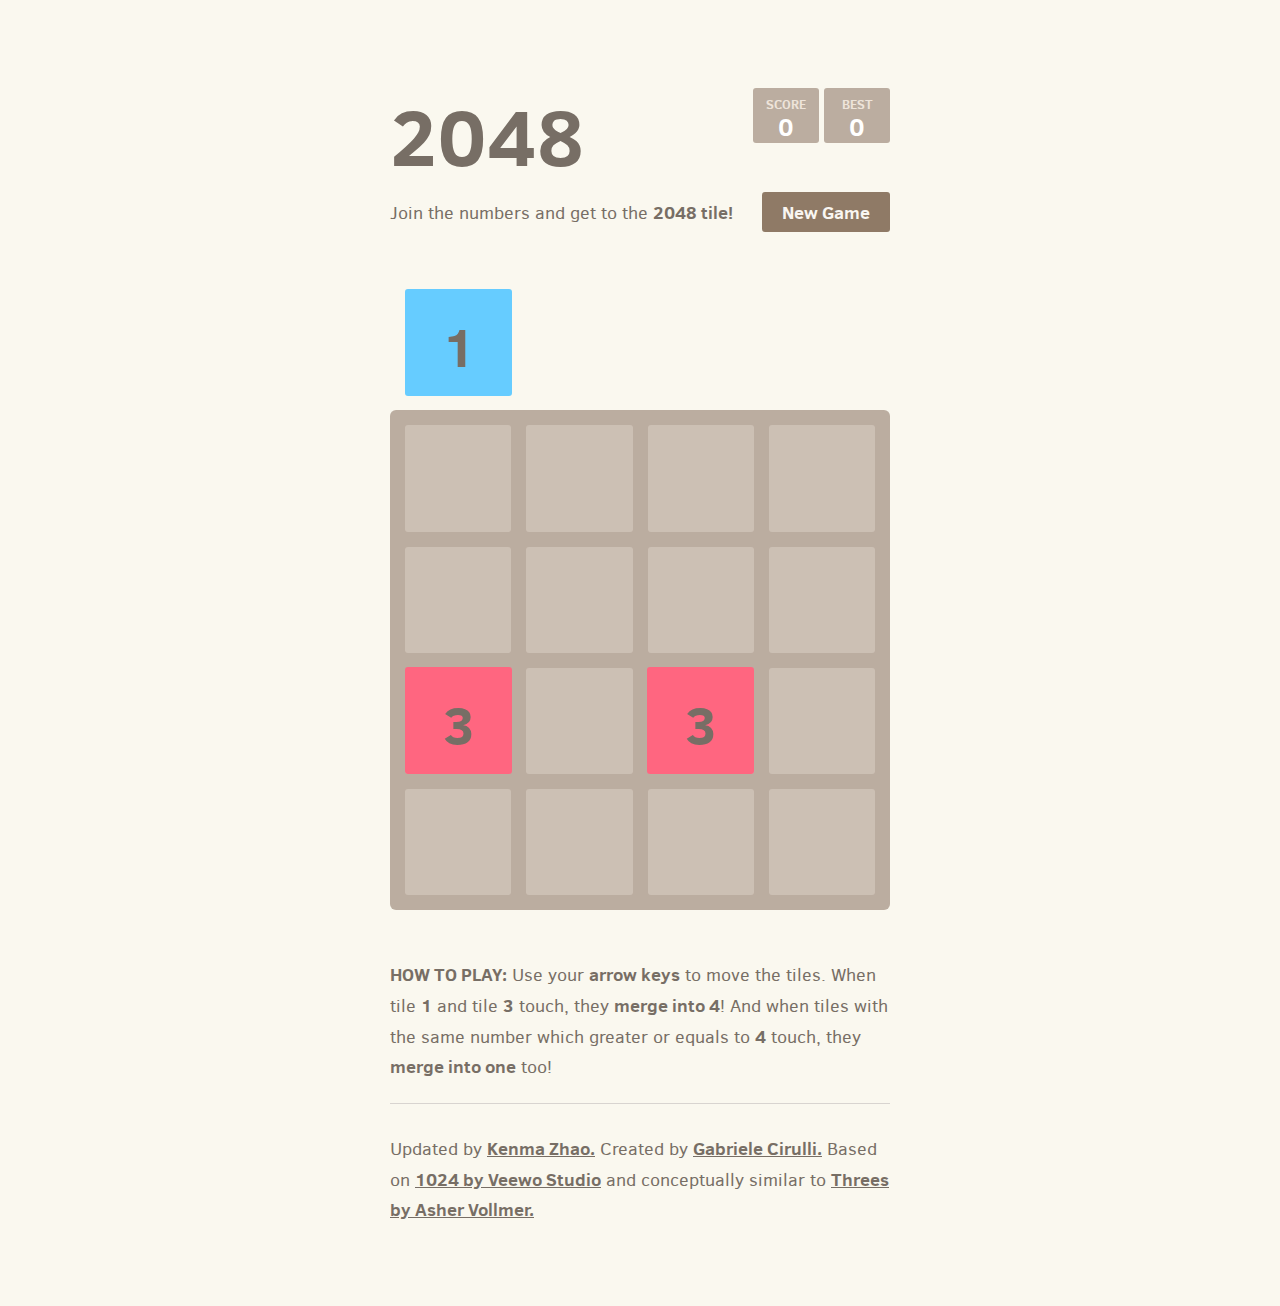
<file: 2048+/index.html>
<!DOCTYPE html>
<html>
<head>
  <meta charset="utf-8">
  <title>2048</title>

  <link href="style/main.css" rel="stylesheet" type="text/css">
  <link rel="shortcut icon" href="favicon.ico">
  <link rel="apple-touch-icon" href="meta/apple-touch-icon.png">
  <meta name="apple-mobile-web-app-capable" content="yes">

  <meta name="HandheldFriendly" content="True">
  <meta name="MobileOptimized" content="320">
  <meta name="viewport" content="width=device-width, target-densitydpi=160dpi, initial-scale=1.0, maximum-scale=1, user-scalable=no, minimal-ui">
</head>
<body>
  <div class="container">
    <div class="heading">
      <h1 class="title">2048</h1>
      <div class="scores-container">
        <div class="score-container">0</div>
        <div class="best-container">0</div>
      </div>
    </div>

    <div class="above-game">
      <p class="game-intro">Join the numbers and get to the <strong>2048 tile!</strong></p>
      <a class="restart-button">New Game</a>
    </div>
    <div class="prediction">
      <div class = "predictor"></div>
    </div>
    <div class="game-container">
      <div class="game-message">
        <p></p>
        <div class="lower">
	        <a class="keep-playing-button">Keep going</a>
          <a class="retry-button">Try again</a>
        </div>
      </div>

      <div class="grid-container">
        <div class="grid-row">
          <div class="grid-cell"></div>
          <div class="grid-cell"></div>
          <div class="grid-cell"></div>
          <div class="grid-cell"></div>
        </div>
        <div class="grid-row">
          <div class="grid-cell"></div>
          <div class="grid-cell"></div>
          <div class="grid-cell"></div>
          <div class="grid-cell"></div>
        </div>
        <div class="grid-row">
          <div class="grid-cell"></div>
          <div class="grid-cell"></div>
          <div class="grid-cell"></div>
          <div class="grid-cell"></div>
        </div>
        <div class="grid-row">
          <div class="grid-cell"></div>
          <div class="grid-cell"></div>
          <div class="grid-cell"></div>
          <div class="grid-cell"></div>
        </div>
      </div>

      <div class="tile-container">

      </div>
    </div>

    <p class="game-explanation">
      <strong class="important">How to play:</strong> Use your <strong>arrow keys</strong> to move the tiles. When tile <strong>1</strong> and tile <strong>3</strong> touch, they <strong>merge into 4</strong>! And when tiles with the same number which greater or equals to <strong>4</strong> touch, they <strong>merge into one</strong> too!
    </p>
    <hr>
 <!--   <p>
    <strong class="important">Note:</strong> This site is the official version of 2048. You can play it on your phone via <a href="http://git.io/2048">http://git.io/2048.</a> All other apps or sites are derivatives or fakes, and should be used with caution.
    </p> 
    <hr>  -->
    <p>
    Updated by <a href="https://github.com/kenmazhao/2048" target="_blank">Kenma Zhao.</a> Created by <a href="http://gabrielecirulli.com" target="_blank">Gabriele Cirulli.</a> Based on <a href="https://itunes.apple.com/us/app/1024!/id823499224" target="_blank">1024 by Veewo Studio</a> and conceptually similar to <a href="http://asherv.com/threes/" target="_blank">Threes by Asher Vollmer.</a>
    </p>
  </div>

  <script src="js/bind_polyfill.js"></script>
  <script src="js/classlist_polyfill.js"></script>
  <script src="js/animframe_polyfill.js"></script>
  <script src="js/keyboard_input_manager.js"></script>
  <script src="js/html_actuator.js"></script>
  <script src="js/grid.js"></script>
  <script src="js/tile.js"></script>
  <script src="js/local_storage_manager.js"></script>
  <script src="js/game_manager.js"></script>
  <script src="js/application.js"></script>
</body>
</html>
</file>
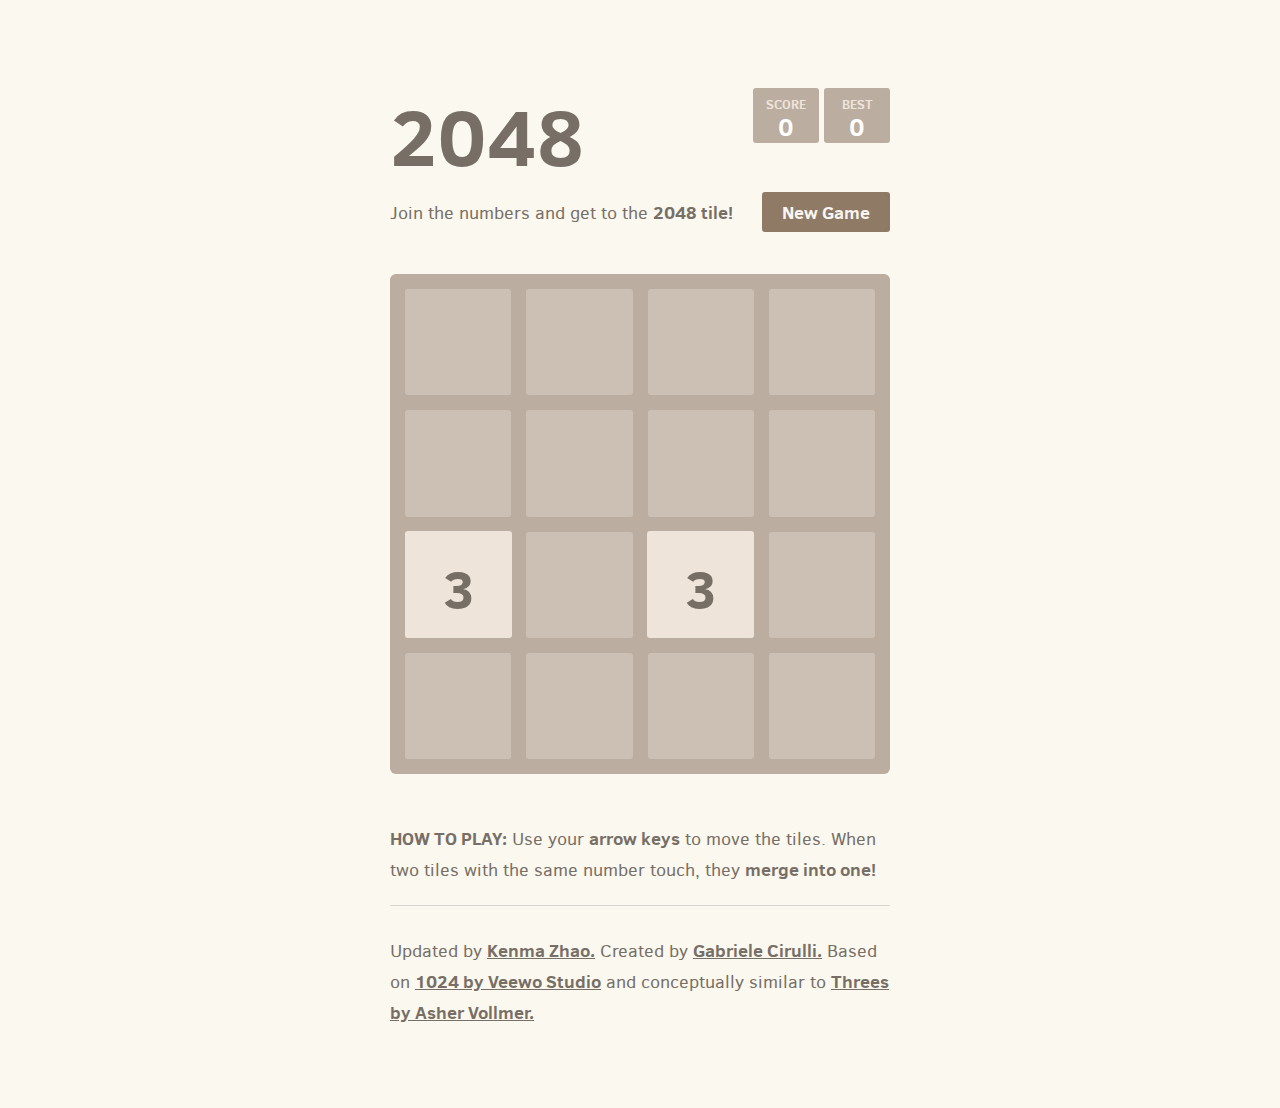
<file: 2048/index.html>
<!DOCTYPE html>
<html>
<head>
  <meta charset="utf-8">
  <title>2048</title>

  <link href="style/main.css" rel="stylesheet" type="text/css">
  <link rel="shortcut icon" href="favicon.ico">
  <link rel="apple-touch-icon" href="meta/apple-touch-icon.png">
  <meta name="apple-mobile-web-app-capable" content="yes">

  <meta name="HandheldFriendly" content="True">
  <meta name="MobileOptimized" content="320">
  <meta name="viewport" content="width=device-width, target-densitydpi=160dpi, initial-scale=1.0, maximum-scale=1, user-scalable=no, minimal-ui">
</head>
<body>
  <div class="container">
    <div class="heading">
      <h1 class="title">2048</h1>
      <div class="scores-container">
        <div class="score-container">0</div>
        <div class="best-container">0</div>
      </div>
    </div>

    <div class="above-game">
      <p class="game-intro">Join the numbers and get to the <strong>2048 tile!</strong></p>
      <a class="restart-button">New Game</a>
    </div>

    <div class="game-container">
      <div class="game-message">
        <p></p>
        <div class="lower">
	        <a class="keep-playing-button">Keep going</a>
          <a class="retry-button">Try again</a>
        </div>
      </div>

      <div class="grid-container">
        <div class="grid-row">
          <div class="grid-cell"></div>
          <div class="grid-cell"></div>
          <div class="grid-cell"></div>
          <div class="grid-cell"></div>
        </div>
        <div class="grid-row">
          <div class="grid-cell"></div>
          <div class="grid-cell"></div>
          <div class="grid-cell"></div>
          <div class="grid-cell"></div>
        </div>
        <div class="grid-row">
          <div class="grid-cell"></div>
          <div class="grid-cell"></div>
          <div class="grid-cell"></div>
          <div class="grid-cell"></div>
        </div>
        <div class="grid-row">
          <div class="grid-cell"></div>
          <div class="grid-cell"></div>
          <div class="grid-cell"></div>
          <div class="grid-cell"></div>
        </div>
      </div>

      <div class="tile-container">

      </div>
    </div>

    <p class="game-explanation">
      <strong class="important">How to play:</strong> Use your <strong>arrow keys</strong> to move the tiles. When two tiles with the same number touch, they <strong>merge into one!</strong>
    </p>
<!--    <hr>
    <p>
    <strong class="important">Note:</strong> This site is the official version of 2048. You can play it on your phone via <a href="http://git.io/2048">http://git.io/2048.</a> All other apps or sites are derivatives or fakes, and should be used with caution.
    </p> -->
    <hr>
    <p>
    Updated by <a href="https://github.com/kenmazhao/2048" target="_blank"> Kenma Zhao.</a> Created by <a href="http://gabrielecirulli.com" target="_blank">Gabriele Cirulli.</a> Based on <a href="https://itunes.apple.com/us/app/1024!/id823499224" target="_blank">1024 by Veewo Studio</a> and conceptually similar to <a href="http://asherv.com/threes/" target="_blank">Threes by Asher Vollmer.</a>
    </p> 
  </div>

  <script src="js/bind_polyfill.js"></script>
  <script src="js/classlist_polyfill.js"></script>
  <script src="js/animframe_polyfill.js"></script>
  <script src="js/keyboard_input_manager.js"></script>
  <script src="js/html_actuator.js"></script>
  <script src="js/grid.js"></script>
  <script src="js/tile.js"></script>
  <script src="js/local_storage_manager.js"></script>
  <script src="js/game_manager.js"></script>
  <script src="js/application.js"></script>
</body>
</html>
</file>
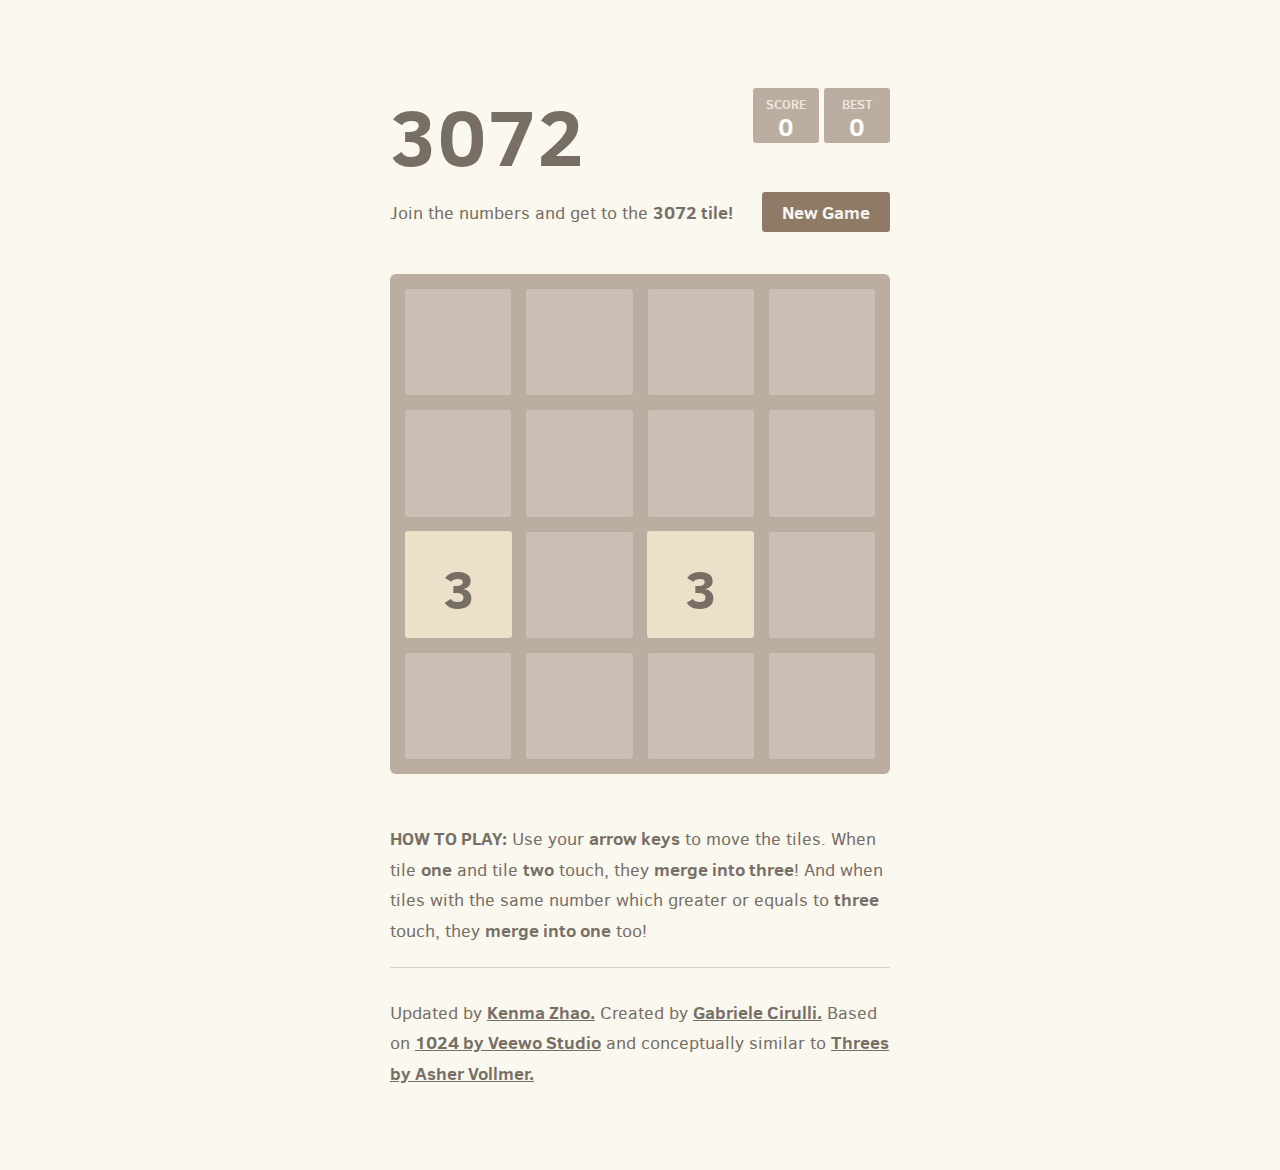
<file: 3072/index.html>
<!DOCTYPE html>
<html>
<head>
  <meta charset="utf-8">
  <title>3072</title>

  <link href="style/main.css" rel="stylesheet" type="text/css">
  <link rel="shortcut icon" href="favicon.ico">
  <link rel="apple-touch-icon" href="meta/apple-touch-icon.png">
  <meta name="apple-mobile-web-app-capable" content="yes">

  <meta name="HandheldFriendly" content="True">
  <meta name="MobileOptimized" content="320">
  <meta name="viewport" content="width=device-width, target-densitydpi=160dpi, initial-scale=1.0, maximum-scale=1, user-scalable=no, minimal-ui">
</head>
<body>
  <div class="container">
    <div class="heading">
      <h1 class="title">3072</h1>
      <div class="scores-container">
        <div class="score-container">0</div>
        <div class="best-container">0</div>
      </div>
    </div>

    <div class="above-game">
      <p class="game-intro">Join the numbers and get to the <strong>3072 tile!</strong></p>
      <a class="restart-button">New Game</a>
    </div>

    <div class="game-container">
      <div class="game-message">
        <p></p>
        <div class="lower">
	        <a class="keep-playing-button">Keep going</a>
          <a class="retry-button">Try again</a>
        </div>
      </div>

      <div class="grid-container">
        <div class="grid-row">
          <div class="grid-cell"></div>
          <div class="grid-cell"></div>
          <div class="grid-cell"></div>
          <div class="grid-cell"></div>
        </div>
        <div class="grid-row">
          <div class="grid-cell"></div>
          <div class="grid-cell"></div>
          <div class="grid-cell"></div>
          <div class="grid-cell"></div>
        </div>
        <div class="grid-row">
          <div class="grid-cell"></div>
          <div class="grid-cell"></div>
          <div class="grid-cell"></div>
          <div class="grid-cell"></div>
        </div>
        <div class="grid-row">
          <div class="grid-cell"></div>
          <div class="grid-cell"></div>
          <div class="grid-cell"></div>
          <div class="grid-cell"></div>
        </div>
      </div>

      <div class="tile-container">

      </div>
    </div>

    <p class="game-explanation">
      <strong class="important">How to play:</strong> Use your <strong>arrow keys</strong> to move the tiles. When tile <strong>one</strong> and tile <strong>two</strong> touch, they <strong>merge into three</strong>! And when tiles with the same number which greater or equals to <strong>three</strong> touch, they <strong>merge into one</strong> too!
    </p>
    <hr>
 <!--   <p>
    <strong class="important">Note:</strong> This site is the official version of 2048. You can play it on your phone via <a href="http://git.io/2048">http://git.io/2048.</a> All other apps or sites are derivatives or fakes, and should be used with caution.
    </p> 
    <hr>  -->
    <p>
    Updated by <a href="https://github.com/kenmazhao/2048" target="_blank">Kenma Zhao.</a> Created by <a href="http://gabrielecirulli.com" target="_blank">Gabriele Cirulli.</a> Based on <a href="https://itunes.apple.com/us/app/1024!/id823499224" target="_blank">1024 by Veewo Studio</a> and conceptually similar to <a href="http://asherv.com/threes/" target="_blank">Threes by Asher Vollmer.</a>
    </p>
  </div>

  <script src="js/bind_polyfill.js"></script>
  <script src="js/classlist_polyfill.js"></script>
  <script src="js/animframe_polyfill.js"></script>
  <script src="js/keyboard_input_manager.js"></script>
  <script src="js/html_actuator.js"></script>
  <script src="js/grid.js"></script>
  <script src="js/tile.js"></script>
  <script src="js/local_storage_manager.js"></script>
  <script src="js/game_manager.js"></script>
  <script src="js/application.js"></script>
</body>
</html>
</file>
<file: 2048+/style/main.css>
@import url(fonts/clear-sans.css);
html, body {
  margin: 0;
  padding: 0;
  background: #faf8ef;
  color: #776e65;
  font-family: "Clear Sans", "Helvetica Neue", Arial, sans-serif;
  font-size: 18px; }

body {
  margin: 80px 0; }

.heading:after {
  content: "";
  display: block;
  clear: both; }

h1.title {
  font-size: 80px;
  font-weight: bold;
  margin: 0;
  display: block;
  float: left; }

@-webkit-keyframes move-up {
  0% {
    top: 25px;
    opacity: 1; }

  100% {
    top: -50px;
    opacity: 0; } }
@-moz-keyframes move-up {
  0% {
    top: 25px;
    opacity: 1; }

  100% {
    top: -50px;
    opacity: 0; } }
@keyframes move-up {
  0% {
    top: 25px;
    opacity: 1; }

  100% {
    top: -50px;
    opacity: 0; } }
.scores-container {
  float: right;
  text-align: right; }

.score-container, .best-container {
  position: relative;
  display: inline-block;
  background: #bbada0;
  padding: 15px 25px;
  font-size: 25px;
  height: 25px;
  line-height: 47px;
  font-weight: bold;
  border-radius: 3px;
  color: white;
  margin-top: 8px;
  text-align: center; }
  .score-container:after, .best-container:after {
    position: absolute;
    width: 100%;
    top: 10px;
    left: 0;
    text-transform: uppercase;
    font-size: 13px;
    line-height: 13px;
    text-align: center;
    color: #eee4da; }
  .score-container .score-addition, .best-container .score-addition {
    position: absolute;
    right: 30px;
    color: red;
    font-size: 25px;
    line-height: 25px;
    font-weight: bold;
    color: rgba(119, 110, 101, 0.9);
    z-index: 100;
    -webkit-animation: move-up 600ms ease-in;
    -moz-animation: move-up 600ms ease-in;
    animation: move-up 600ms ease-in;
    -webkit-animation-fill-mode: both;
    -moz-animation-fill-mode: both;
    animation-fill-mode: both; }

.score-container:after {
  content: "Score"; }

.best-container:after {
  content: "Best"; }

p {
  margin-top: 0;
  margin-bottom: 10px;
  line-height: 1.65; }

a {
  color: #776e65;
  font-weight: bold;
  text-decoration: underline;
  cursor: pointer; }

strong.important {
  text-transform: uppercase; }

hr {
  border: none;
  border-bottom: 1px solid #d8d4d0;
  margin-top: 20px;
  margin-bottom: 30px; }

.container {
  width: 500px;
  margin: 0 auto; }

.prediction {
  margin-top: 40px; 
  position: relative;
  padding: 15px;}

.predictor {
  width: 106.25px;
  height: 106.25px;
  border-radius: 3px;
  background: rgba(238, 228, 218, 0.35); 
  margin: 0, auto;
  display: block;}

.prediction:after {
 content: "";
 display: block;
 clear: both; }

@-webkit-keyframes fade-in {
  0% {
    opacity: 0; }

  100% {
    opacity: 1; } }
@-moz-keyframes fade-in {
  0% {
    opacity: 0; }

  100% {
    opacity: 1; } }
@keyframes fade-in {
  0% {
    opacity: 0; }

  100% {
    opacity: 1; } }
.game-container {
  position: relative;
  padding: 15px;
  cursor: default;
  -webkit-touch-callout: none;
  -ms-touch-callout: none;
  -webkit-user-select: none;
  -moz-user-select: none;
  -ms-user-select: none;
  -ms-touch-action: none;
  touch-action: none;
  background: #bbada0;
  border-radius: 6px;
  width: 500px;
  height: 500px;
  -webkit-box-sizing: border-box;
  -moz-box-sizing: border-box;
  box-sizing: border-box; }
  .game-container .game-message {
    display: none;
    position: absolute;
    top: 0;
    right: 0;
    bottom: 0;
    left: 0;
    background: rgba(238, 228, 218, 0.5);
    z-index: 100;
    text-align: center;
    -webkit-animation: fade-in 800ms ease 1200ms;
    -moz-animation: fade-in 800ms ease 1200ms;
    animation: fade-in 800ms ease 1200ms;
    -webkit-animation-fill-mode: both;
    -moz-animation-fill-mode: both;
    animation-fill-mode: both; }
    .game-container .game-message p {
      font-size: 60px;
      font-weight: bold;
      height: 60px;
      line-height: 60px;
      margin-top: 222px; }
    .game-container .game-message .lower {
      display: block;
      margin-top: 59px; }
    .game-container .game-message a {
      display: inline-block;
      background: #8f7a66;
      border-radius: 3px;
      padding: 0 20px;
      text-decoration: none;
      color: #f9f6f2;
      height: 40px;
      line-height: 42px;
      margin-left: 9px; }
      .game-container .game-message a.keep-playing-button {
        display: none; }
    .game-container .game-message.game-won {
      background: rgba(237, 194, 46, 0.5);
      color: #f9f6f2; }
      .game-container .game-message.game-won a.keep-playing-button {
        display: inline-block; }
    .game-container .game-message.game-won, .game-container .game-message.game-over {
      display: block; }

.grid-container {
  position: absolute;
  z-index: 1; }

.grid-row {
  margin-bottom: 15px; }
  .grid-row:last-child {
    margin-bottom: 0; }
  .grid-row:after {
    content: "";
    display: block;
    clear: both; }

.grid-cell {
  width: 106.25px;
  height: 106.25px;
  margin-right: 15px;
  float: left;
  border-radius: 3px;
  background: rgba(238, 228, 218, 0.35); }
  .grid-cell:last-child {
    margin-right: 0; }

.tile-container {
  position: absolute;
  z-index: 2; }

.tile, .tile .tile-inner {
  width: 107px;
  height: 107px;
  line-height: 116.25px; }
.tile.tile-position-1-1 {
  -webkit-transform: translate(0px, 0px);
  -moz-transform: translate(0px, 0px);
  transform: translate(0px, 0px); }
.tile.tile-position-1-2 {
  -webkit-transform: translate(0px, 121px);
  -moz-transform: translate(0px, 121px);
  transform: translate(0px, 121px); }
.tile.tile-position-1-3 {
  -webkit-transform: translate(0px, 242px);
  -moz-transform: translate(0px, 242px);
  transform: translate(0px, 242px); }
.tile.tile-position-1-4 {
  -webkit-transform: translate(0px, 363px);
  -moz-transform: translate(0px, 363px);
  transform: translate(0px, 363px); }
.tile.tile-position-2-1 {
  -webkit-transform: translate(121px, 0px);
  -moz-transform: translate(121px, 0px);
  transform: translate(121px, 0px); }
.tile.tile-position-2-2 {
  -webkit-transform: translate(121px, 121px);
  -moz-transform: translate(121px, 121px);
  transform: translate(121px, 121px); }
.tile.tile-position-2-3 {
  -webkit-transform: translate(121px, 242px);
  -moz-transform: translate(121px, 242px);
  transform: translate(121px, 242px); }
.tile.tile-position-2-4 {
  -webkit-transform: translate(121px, 363px);
  -moz-transform: translate(121px, 363px);
  transform: translate(121px, 363px); }
.tile.tile-position-3-1 {
  -webkit-transform: translate(242px, 0px);
  -moz-transform: translate(242px, 0px);
  transform: translate(242px, 0px); }
.tile.tile-position-3-2 {
  -webkit-transform: translate(242px, 121px);
  -moz-transform: translate(242px, 121px);
  transform: translate(242px, 121px); }
.tile.tile-position-3-3 {
  -webkit-transform: translate(242px, 242px);
  -moz-transform: translate(242px, 242px);
  transform: translate(242px, 242px); }
.tile.tile-position-3-4 {
  -webkit-transform: translate(242px, 363px);
  -moz-transform: translate(242px, 363px);
  transform: translate(242px, 363px); }
.tile.tile-position-4-1 {
  -webkit-transform: translate(363px, 0px);
  -moz-transform: translate(363px, 0px);
  transform: translate(363px, 0px); }
.tile.tile-position-4-2 {
  -webkit-transform: translate(363px, 121px);
  -moz-transform: translate(363px, 121px);
  transform: translate(363px, 121px); }
.tile.tile-position-4-3 {
  -webkit-transform: translate(363px, 242px);
  -moz-transform: translate(363px, 242px);
  transform: translate(363px, 242px); }
.tile.tile-position-4-4 {
  -webkit-transform: translate(363px, 363px);
  -moz-transform: translate(363px, 363px);
  transform: translate(363px, 363px); }

.tile {
  position: absolute;
  -webkit-transition: 100ms ease-in-out;
  -moz-transition: 100ms ease-in-out;
  transition: 100ms ease-in-out;
  -webkit-transition-property: -webkit-transform;
  -moz-transition-property: -moz-transform;
  transition-property: transform; }
  .tile .tile-inner {
    border-radius: 3px;
    background: #eee4da;
    text-align: center;
    font-weight: bold;
    z-index: 10;
    font-size: 55px; }
  .tile.tile-1 .tile-inner {
    background: #66ccff;
    box-shadow: 0 0 30px 10px rgba(243, 215, 116, 0)), inset 0 0 0 1px rgba(255, 255, 255, 0); }
  .tile.tile-3 .tile-inner {
    background: #ff6680;
    box-shadow: 0 0 30px 10px rgba(243, 215, 116, 0), inset 0 0 0 1px rgba(255, 255, 255, 0); }
  .tile.tile-2 .tile-inner {
    background: #eee4da;
    box-shadow: 0 0 30px 10px rgba(243, 215, 116, 0), inset 0 0 0 1px rgba(255, 255, 255, 0); }
  .tile.tile-4 .tile-inner {
    background: #ede0c8;
    box-shadow: 0 0 30px 10px rgba(243, 215, 116, 0), inset 0 0 0 1px rgba(255, 255, 255, 0); }
  .tile.tile-8 .tile-inner {
    color: #f9f6f2;
    background: #f2b179; }
  .tile.tile-16 .tile-inner {
    color: #f9f6f2;
    background: #f59563; }
  .tile.tile-32 .tile-inner {
    color: #f9f6f2;
    background: #f67c5f; }
  .tile.tile-64 .tile-inner {
    color: #f9f6f2;
    background: #f65e3b; }
  .tile.tile-128 .tile-inner {
    color: #f9f6f2;
    background: #edcf72;
    box-shadow: 0 0 30px 10px rgba(243, 215, 116, 0.2381), inset 0 0 0 1px rgba(255, 255, 255, 0.14286);
    font-size: 45px; }
    @media screen and (max-width: 520px) {
      .tile.tile-128 .tile-inner {
        font-size: 25px; } }
  .tile.tile-256 .tile-inner {
    color: #f9f6f2;
    background: #edcc61;
    box-shadow: 0 0 30px 10px rgba(243, 215, 116, 0.31746), inset 0 0 0 1px rgba(255, 255, 255, 0.19048);
    font-size: 45px; }
    @media screen and (max-width: 520px) {
      .tile.tile-256 .tile-inner {
        font-size: 25px; } }
  .tile.tile-512 .tile-inner {
    color: #f9f6f2;
    background: #edc850;
    box-shadow: 0 0 30px 10px rgba(243, 215, 116, 0.39683), inset 0 0 0 1px rgba(255, 255, 255, 0.2381);
    font-size: 45px; }
    @media screen and (max-width: 520px) {
      .tile.tile-512 .tile-inner {
        font-size: 25px; } }
  .tile.tile-1024 .tile-inner {
    color: #f9f6f2;
    background: #edc53f;
    box-shadow: 0 0 30px 10px rgba(243, 215, 116, 0.47619), inset 0 0 0 1px rgba(255, 255, 255, 0.28571);
    font-size: 35px; }
    @media screen and (max-width: 520px) {
      .tile.tile-1024 .tile-inner {
        font-size: 15px; } }
  .tile.tile-2048 .tile-inner {
    color: #f9f6f2;
    background: #edc22e;
    box-shadow: 0 0 30px 10px rgba(243, 215, 116, 0.55556), inset 0 0 0 1px rgba(255, 255, 255, 0.33333);
    font-size: 35px; }
    @media screen and (max-width: 520px) {
      .tile.tile-2048 .tile-inner {
        font-size: 15px; } }
  .tile.tile-super .tile-inner {
    color: #f9f6f2;
    background: #3c3a32;
    font-size: 30px; }
    @media screen and (max-width: 520px) {
      .tile.tile-super .tile-inner {
        font-size: 10px; } }

@-webkit-keyframes appear {
  0% {
    opacity: 0;
    -webkit-transform: scale(0);
    -moz-transform: scale(0);
    transform: scale(0); }

  100% {
    opacity: 1;
    -webkit-transform: scale(1);
    -moz-transform: scale(1);
    transform: scale(1); } }
@-moz-keyframes appear {
  0% {
    opacity: 0;
    -webkit-transform: scale(0);
    -moz-transform: scale(0);
    transform: scale(0); }

  100% {
    opacity: 1;
    -webkit-transform: scale(1);
    -moz-transform: scale(1);
    transform: scale(1); } }
@keyframes appear {
  0% {
    opacity: 0;
    -webkit-transform: scale(0);
    -moz-transform: scale(0);
    transform: scale(0); }

  100% {
    opacity: 1;
    -webkit-transform: scale(1);
    -moz-transform: scale(1);
    transform: scale(1); } }
.tile-new .tile-inner {
  -webkit-animation: appear 200ms ease 100ms;
  -moz-animation: appear 200ms ease 100ms;
  animation: appear 200ms ease 100ms;
  -webkit-animation-fill-mode: backwards;
  -moz-animation-fill-mode: backwards;
  animation-fill-mode: backwards; }

@-webkit-keyframes pop {
  0% {
    -webkit-transform: scale(0);
    -moz-transform: scale(0);
    transform: scale(0); }

  50% {
    -webkit-transform: scale(1.2);
    -moz-transform: scale(1.2);
    transform: scale(1.2); }

  100% {
    -webkit-transform: scale(1);
    -moz-transform: scale(1);
    transform: scale(1); } }
@-moz-keyframes pop {
  0% {
    -webkit-transform: scale(0);
    -moz-transform: scale(0);
    transform: scale(0); }

  50% {
    -webkit-transform: scale(1.2);
    -moz-transform: scale(1.2);
    transform: scale(1.2); }

  100% {
    -webkit-transform: scale(1);
    -moz-transform: scale(1);
    transform: scale(1); } }
@keyframes pop {
  0% {
    -webkit-transform: scale(0);
    -moz-transform: scale(0);
    transform: scale(0); }

  50% {
    -webkit-transform: scale(1.2);
    -moz-transform: scale(1.2);
    transform: scale(1.2); }

  100% {
    -webkit-transform: scale(1);
    -moz-transform: scale(1);
    transform: scale(1); } }
.tile-merged .tile-inner {
  z-index: 20;
  -webkit-animation: pop 200ms ease 100ms;
  -moz-animation: pop 200ms ease 100ms;
  animation: pop 200ms ease 100ms;
  -webkit-animation-fill-mode: backwards;
  -moz-animation-fill-mode: backwards;
  animation-fill-mode: backwards; }

.above-game:after {
  content: "";
  display: block;
  clear: both; }

.game-intro {
  float: left;
  line-height: 42px;
  margin-bottom: 0; }

.restart-button {
  display: inline-block;
  background: #8f7a66;
  border-radius: 3px;
  padding: 0 20px;
  text-decoration: none;
  color: #f9f6f2;
  height: 40px;
  line-height: 42px;
  display: block;
  text-align: center;
  float: right; }

.game-explanation {
  margin-top: 50px; }

@media screen and (max-width: 520px) {
  html, body {
    font-size: 15px; }

  body {
    margin: 20px 0;
    padding: 0 20px; }

  h1.title {
    font-size: 27px;
    margin-top: 15px; }

  .container {
    width: 280px;
    margin: 0 auto; }

  .score-container, .best-container {
    margin-top: 0;
    padding: 15px 10px;
    min-width: 40px; }

  .heading {
    margin-bottom: 10px; }

  .game-intro {
    width: 55%;
    display: block;
    box-sizing: border-box;
    line-height: 1.65; }

  .restart-button {
    width: 42%;
    padding: 0;
    display: block;
    box-sizing: border-box;
    margin-top: 2px; }

  .game-container {
    margin-top: 17px;
    position: relative;
    padding: 10px;
    cursor: default;
    -webkit-touch-callout: none;
    -ms-touch-callout: none;
    -webkit-user-select: none;
    -moz-user-select: none;
    -ms-user-select: none;
    -ms-touch-action: none;
    touch-action: none;
    background: #bbada0;
    border-radius: 6px;
    width: 280px;
    height: 280px;
    -webkit-box-sizing: border-box;
    -moz-box-sizing: border-box;
    box-sizing: border-box; }
    .game-container .game-message {
      display: none;
      position: absolute;
      top: 0;
      right: 0;
      bottom: 0;
      left: 0;
      background: rgba(238, 228, 218, 0.5);
      z-index: 100;
      text-align: center;
      -webkit-animation: fade-in 800ms ease 1200ms;
      -moz-animation: fade-in 800ms ease 1200ms;
      animation: fade-in 800ms ease 1200ms;
      -webkit-animation-fill-mode: both;
      -moz-animation-fill-mode: both;
      animation-fill-mode: both; }
      .game-container .game-message p {
        font-size: 60px;
        font-weight: bold;
        height: 60px;
        line-height: 60px;
        margin-top: 222px; }
      .game-container .game-message .lower {
        display: block;
        margin-top: 59px; }
      .game-container .game-message a {
        display: inline-block;
        background: #8f7a66;
        border-radius: 3px;
        padding: 0 20px;
        text-decoration: none;
        color: #f9f6f2;
        height: 40px;
        line-height: 42px;
        margin-left: 9px; }
        .game-container .game-message a.keep-playing-button {
          display: none; }
      .game-container .game-message.game-won {
        background: rgba(237, 194, 46, 0.5);
        color: #f9f6f2; }
        .game-container .game-message.game-won a.keep-playing-button {
          display: inline-block; }
      .game-container .game-message.game-won, .game-container .game-message.game-over {
        display: block; }

  .grid-container {
    position: absolute;
    z-index: 1; }

  .grid-row {
    margin-bottom: 10px; }
    .grid-row:last-child {
      margin-bottom: 0; }
    .grid-row:after {
      content: "";
      display: block;
      clear: both; }

  .grid-cell {
    width: 57.5px;
    height: 57.5px;
    margin-right: 10px;
    float: left;
    border-radius: 3px;
    background: rgba(238, 228, 218, 0.35); }
    .grid-cell:last-child {
      margin-right: 0; }

  .tile-container {
    position: absolute;
    z-index: 2; }

  .tile, .tile .tile-inner {
    width: 58px;
    height: 58px;
    line-height: 67.5px; }
  .tile.tile-position-1-1 {
    -webkit-transform: translate(0px, 0px);
    -moz-transform: translate(0px, 0px);
    transform: translate(0px, 0px); }
  .tile.tile-position-1-2 {
    -webkit-transform: translate(0px, 67px);
    -moz-transform: translate(0px, 67px);
    transform: translate(0px, 67px); }
  .tile.tile-position-1-3 {
    -webkit-transform: translate(0px, 135px);
    -moz-transform: translate(0px, 135px);
    transform: translate(0px, 135px); }
  .tile.tile-position-1-4 {
    -webkit-transform: translate(0px, 202px);
    -moz-transform: translate(0px, 202px);
    transform: translate(0px, 202px); }
  .tile.tile-position-2-1 {
    -webkit-transform: translate(67px, 0px);
    -moz-transform: translate(67px, 0px);
    transform: translate(67px, 0px); }
  .tile.tile-position-2-2 {
    -webkit-transform: translate(67px, 67px);
    -moz-transform: translate(67px, 67px);
    transform: translate(67px, 67px); }
  .tile.tile-position-2-3 {
    -webkit-transform: translate(67px, 135px);
    -moz-transform: translate(67px, 135px);
    transform: translate(67px, 135px); }
  .tile.tile-position-2-4 {
    -webkit-transform: translate(67px, 202px);
    -moz-transform: translate(67px, 202px);
    transform: translate(67px, 202px); }
  .tile.tile-position-3-1 {
    -webkit-transform: translate(135px, 0px);
    -moz-transform: translate(135px, 0px);
    transform: translate(135px, 0px); }
  .tile.tile-position-3-2 {
    -webkit-transform: translate(135px, 67px);
    -moz-transform: translate(135px, 67px);
    transform: translate(135px, 67px); }
  .tile.tile-position-3-3 {
    -webkit-transform: translate(135px, 135px);
    -moz-transform: translate(135px, 135px);
    transform: translate(135px, 135px); }
  .tile.tile-position-3-4 {
    -webkit-transform: translate(135px, 202px);
    -moz-transform: translate(135px, 202px);
    transform: translate(135px, 202px); }
  .tile.tile-position-4-1 {
    -webkit-transform: translate(202px, 0px);
    -moz-transform: translate(202px, 0px);
    transform: translate(202px, 0px); }
  .tile.tile-position-4-2 {
    -webkit-transform: translate(202px, 67px);
    -moz-transform: translate(202px, 67px);
    transform: translate(202px, 67px); }
  .tile.tile-position-4-3 {
    -webkit-transform: translate(202px, 135px);
    -moz-transform: translate(202px, 135px);
    transform: translate(202px, 135px); }
  .tile.tile-position-4-4 {
    -webkit-transform: translate(202px, 202px);
    -moz-transform: translate(202px, 202px);
    transform: translate(202px, 202px); }

  .tile .tile-inner {
    font-size: 35px; }

  .game-message p {
    font-size: 30px !important;
    height: 30px !important;
    line-height: 30px !important;
    margin-top: 90px !important; }
  .game-message .lower {
    margin-top: 30px !important; } }
</file>
<file: 2048/style/main.css>
@import url(fonts/clear-sans.css);
html, body {
  margin: 0;
  padding: 0;
  background: #faf8ef;
  color: #776e65;
  font-family: "Clear Sans", "Helvetica Neue", Arial, sans-serif;
  font-size: 18px; }

body {
  margin: 80px 0; }

.heading:after {
  content: "";
  display: block;
  clear: both; }

h1.title {
  font-size: 80px;
  font-weight: bold;
  margin: 0;
  display: block;
  float: left; }

@-webkit-keyframes move-up {
  0% {
    top: 25px;
    opacity: 1; }

  100% {
    top: -50px;
    opacity: 0; } }
@-moz-keyframes move-up {
  0% {
    top: 25px;
    opacity: 1; }

  100% {
    top: -50px;
    opacity: 0; } }
@keyframes move-up {
  0% {
    top: 25px;
    opacity: 1; }

  100% {
    top: -50px;
    opacity: 0; } }
.scores-container {
  float: right;
  text-align: right; }

.score-container, .best-container {
  position: relative;
  display: inline-block;
  background: #bbada0;
  padding: 15px 25px;
  font-size: 25px;
  height: 25px;
  line-height: 47px;
  font-weight: bold;
  border-radius: 3px;
  color: white;
  margin-top: 8px;
  text-align: center; }
  .score-container:after, .best-container:after {
    position: absolute;
    width: 100%;
    top: 10px;
    left: 0;
    text-transform: uppercase;
    font-size: 13px;
    line-height: 13px;
    text-align: center;
    color: #eee4da; }
  .score-container .score-addition, .best-container .score-addition {
    position: absolute;
    right: 30px;
    color: red;
    font-size: 25px;
    line-height: 25px;
    font-weight: bold;
    color: rgba(119, 110, 101, 0.9);
    z-index: 100;
    -webkit-animation: move-up 600ms ease-in;
    -moz-animation: move-up 600ms ease-in;
    animation: move-up 600ms ease-in;
    -webkit-animation-fill-mode: both;
    -moz-animation-fill-mode: both;
    animation-fill-mode: both; }

.score-container:after {
  content: "Score"; }

.best-container:after {
  content: "Best"; }

p {
  margin-top: 0;
  margin-bottom: 10px;
  line-height: 1.65; }

a {
  color: #776e65;
  font-weight: bold;
  text-decoration: underline;
  cursor: pointer; }

strong.important {
  text-transform: uppercase; }

hr {
  border: none;
  border-bottom: 1px solid #d8d4d0;
  margin-top: 20px;
  margin-bottom: 30px; }

.container {
  width: 500px;
  margin: 0 auto; }

@-webkit-keyframes fade-in {
  0% {
    opacity: 0; }

  100% {
    opacity: 1; } }
@-moz-keyframes fade-in {
  0% {
    opacity: 0; }

  100% {
    opacity: 1; } }
@keyframes fade-in {
  0% {
    opacity: 0; }

  100% {
    opacity: 1; } }
.game-container {
  margin-top: 40px;
  position: relative;
  padding: 15px;
  cursor: default;
  -webkit-touch-callout: none;
  -ms-touch-callout: none;
  -webkit-user-select: none;
  -moz-user-select: none;
  -ms-user-select: none;
  -ms-touch-action: none;
  touch-action: none;
  background: #bbada0;
  border-radius: 6px;
  width: 500px;
  height: 500px;
  -webkit-box-sizing: border-box;
  -moz-box-sizing: border-box;
  box-sizing: border-box; }
  .game-container .game-message {
    display: none;
    position: absolute;
    top: 0;
    right: 0;
    bottom: 0;
    left: 0;
    background: rgba(238, 228, 218, 0.5);
    z-index: 100;
    text-align: center;
    -webkit-animation: fade-in 800ms ease 1200ms;
    -moz-animation: fade-in 800ms ease 1200ms;
    animation: fade-in 800ms ease 1200ms;
    -webkit-animation-fill-mode: both;
    -moz-animation-fill-mode: both;
    animation-fill-mode: both; }
    .game-container .game-message p {
      font-size: 60px;
      font-weight: bold;
      height: 60px;
      line-height: 60px;
      margin-top: 222px; }
    .game-container .game-message .lower {
      display: block;
      margin-top: 59px; }
    .game-container .game-message a {
      display: inline-block;
      background: #8f7a66;
      border-radius: 3px;
      padding: 0 20px;
      text-decoration: none;
      color: #f9f6f2;
      height: 40px;
      line-height: 42px;
      margin-left: 9px; }
      .game-container .game-message a.keep-playing-button {
        display: none; }
    .game-container .game-message.game-won {
      background: rgba(237, 194, 46, 0.5);
      color: #f9f6f2; }
      .game-container .game-message.game-won a.keep-playing-button {
        display: inline-block; }
    .game-container .game-message.game-won, .game-container .game-message.game-over {
      display: block; }

.grid-container {
  position: absolute;
  z-index: 1; }

.grid-row {
  margin-bottom: 15px; }
  .grid-row:last-child {
    margin-bottom: 0; }
  .grid-row:after {
    content: "";
    display: block;
    clear: both; }

.grid-cell {
  width: 106.25px;
  height: 106.25px;
  margin-right: 15px;
  float: left;
  border-radius: 3px;
  background: rgba(238, 228, 218, 0.35); }
  .grid-cell:last-child {
    margin-right: 0; }

.tile-container {
  position: absolute;
  z-index: 2; }

.tile, .tile .tile-inner {
  width: 107px;
  height: 107px;
  line-height: 116.25px; }
.tile.tile-position-1-1 {
  -webkit-transform: translate(0px, 0px);
  -moz-transform: translate(0px, 0px);
  transform: translate(0px, 0px); }
.tile.tile-position-1-2 {
  -webkit-transform: translate(0px, 121px);
  -moz-transform: translate(0px, 121px);
  transform: translate(0px, 121px); }
.tile.tile-position-1-3 {
  -webkit-transform: translate(0px, 242px);
  -moz-transform: translate(0px, 242px);
  transform: translate(0px, 242px); }
.tile.tile-position-1-4 {
  -webkit-transform: translate(0px, 363px);
  -moz-transform: translate(0px, 363px);
  transform: translate(0px, 363px); }
.tile.tile-position-2-1 {
  -webkit-transform: translate(121px, 0px);
  -moz-transform: translate(121px, 0px);
  transform: translate(121px, 0px); }
.tile.tile-position-2-2 {
  -webkit-transform: translate(121px, 121px);
  -moz-transform: translate(121px, 121px);
  transform: translate(121px, 121px); }
.tile.tile-position-2-3 {
  -webkit-transform: translate(121px, 242px);
  -moz-transform: translate(121px, 242px);
  transform: translate(121px, 242px); }
.tile.tile-position-2-4 {
  -webkit-transform: translate(121px, 363px);
  -moz-transform: translate(121px, 363px);
  transform: translate(121px, 363px); }
.tile.tile-position-3-1 {
  -webkit-transform: translate(242px, 0px);
  -moz-transform: translate(242px, 0px);
  transform: translate(242px, 0px); }
.tile.tile-position-3-2 {
  -webkit-transform: translate(242px, 121px);
  -moz-transform: translate(242px, 121px);
  transform: translate(242px, 121px); }
.tile.tile-position-3-3 {
  -webkit-transform: translate(242px, 242px);
  -moz-transform: translate(242px, 242px);
  transform: translate(242px, 242px); }
.tile.tile-position-3-4 {
  -webkit-transform: translate(242px, 363px);
  -moz-transform: translate(242px, 363px);
  transform: translate(242px, 363px); }
.tile.tile-position-4-1 {
  -webkit-transform: translate(363px, 0px);
  -moz-transform: translate(363px, 0px);
  transform: translate(363px, 0px); }
.tile.tile-position-4-2 {
  -webkit-transform: translate(363px, 121px);
  -moz-transform: translate(363px, 121px);
  transform: translate(363px, 121px); }
.tile.tile-position-4-3 {
  -webkit-transform: translate(363px, 242px);
  -moz-transform: translate(363px, 242px);
  transform: translate(363px, 242px); }
.tile.tile-position-4-4 {
  -webkit-transform: translate(363px, 363px);
  -moz-transform: translate(363px, 363px);
  transform: translate(363px, 363px); }

.tile {
  position: absolute;
  -webkit-transition: 100ms ease-in-out;
  -moz-transition: 100ms ease-in-out;
  transition: 100ms ease-in-out;
  -webkit-transition-property: -webkit-transform;
  -moz-transition-property: -moz-transform;
  transition-property: transform; }
  .tile .tile-inner {
    border-radius: 3px;
    background: #eee4da;
    text-align: center;
    font-weight: bold;
    z-index: 10;
    font-size: 55px; }
  .tile.tile-2 .tile-inner {
    background: #eee4da;
    box-shadow: 0 0 30px 10px rgba(243, 215, 116, 0), inset 0 0 0 1px rgba(255, 255, 255, 0); }
  .tile.tile-4 .tile-inner {
    background: #ede0c8;
    box-shadow: 0 0 30px 10px rgba(243, 215, 116, 0), inset 0 0 0 1px rgba(255, 255, 255, 0); }
  .tile.tile-8 .tile-inner {
    color: #f9f6f2;
    background: #f2b179; }
  .tile.tile-16 .tile-inner {
    color: #f9f6f2;
    background: #f59563; }
  .tile.tile-32 .tile-inner {
    color: #f9f6f2;
    background: #f67c5f; }
  .tile.tile-64 .tile-inner {
    color: #f9f6f2;
    background: #f65e3b; }
  .tile.tile-128 .tile-inner {
    color: #f9f6f2;
    background: #edcf72;
    box-shadow: 0 0 30px 10px rgba(243, 215, 116, 0.2381), inset 0 0 0 1px rgba(255, 255, 255, 0.14286);
    font-size: 45px; }
    @media screen and (max-width: 520px) {
      .tile.tile-128 .tile-inner {
        font-size: 25px; } }
  .tile.tile-256 .tile-inner {
    color: #f9f6f2;
    background: #edcc61;
    box-shadow: 0 0 30px 10px rgba(243, 215, 116, 0.31746), inset 0 0 0 1px rgba(255, 255, 255, 0.19048);
    font-size: 45px; }
    @media screen and (max-width: 520px) {
      .tile.tile-256 .tile-inner {
        font-size: 25px; } }
  .tile.tile-512 .tile-inner {
    color: #f9f6f2;
    background: #edc850;
    box-shadow: 0 0 30px 10px rgba(243, 215, 116, 0.39683), inset 0 0 0 1px rgba(255, 255, 255, 0.2381);
    font-size: 45px; }
    @media screen and (max-width: 520px) {
      .tile.tile-512 .tile-inner {
        font-size: 25px; } }
  .tile.tile-1024 .tile-inner {
    color: #f9f6f2;
    background: #edc53f;
    box-shadow: 0 0 30px 10px rgba(243, 215, 116, 0.47619), inset 0 0 0 1px rgba(255, 255, 255, 0.28571);
    font-size: 35px; }
    @media screen and (max-width: 520px) {
      .tile.tile-1024 .tile-inner {
        font-size: 15px; } }
  .tile.tile-2048 .tile-inner {
    color: #f9f6f2;
    background: #edc22e;
    box-shadow: 0 0 30px 10px rgba(243, 215, 116, 0.55556), inset 0 0 0 1px rgba(255, 255, 255, 0.33333);
    font-size: 35px; }
    @media screen and (max-width: 520px) {
      .tile.tile-2048 .tile-inner {
        font-size: 15px; } }
  .tile.tile-super .tile-inner {
    color: #f9f6f2;
    background: #3c3a32;
    font-size: 30px; }
    @media screen and (max-width: 520px) {
      .tile.tile-super .tile-inner {
        font-size: 10px; } }

@-webkit-keyframes appear {
  0% {
    opacity: 0;
    -webkit-transform: scale(0);
    -moz-transform: scale(0);
    transform: scale(0); }

  100% {
    opacity: 1;
    -webkit-transform: scale(1);
    -moz-transform: scale(1);
    transform: scale(1); } }
@-moz-keyframes appear {
  0% {
    opacity: 0;
    -webkit-transform: scale(0);
    -moz-transform: scale(0);
    transform: scale(0); }

  100% {
    opacity: 1;
    -webkit-transform: scale(1);
    -moz-transform: scale(1);
    transform: scale(1); } }
@keyframes appear {
  0% {
    opacity: 0;
    -webkit-transform: scale(0);
    -moz-transform: scale(0);
    transform: scale(0); }

  100% {
    opacity: 1;
    -webkit-transform: scale(1);
    -moz-transform: scale(1);
    transform: scale(1); } }
.tile-new .tile-inner {
  -webkit-animation: appear 200ms ease 100ms;
  -moz-animation: appear 200ms ease 100ms;
  animation: appear 200ms ease 100ms;
  -webkit-animation-fill-mode: backwards;
  -moz-animation-fill-mode: backwards;
  animation-fill-mode: backwards; }

@-webkit-keyframes pop {
  0% {
    -webkit-transform: scale(0);
    -moz-transform: scale(0);
    transform: scale(0); }

  50% {
    -webkit-transform: scale(1.2);
    -moz-transform: scale(1.2);
    transform: scale(1.2); }

  100% {
    -webkit-transform: scale(1);
    -moz-transform: scale(1);
    transform: scale(1); } }
@-moz-keyframes pop {
  0% {
    -webkit-transform: scale(0);
    -moz-transform: scale(0);
    transform: scale(0); }

  50% {
    -webkit-transform: scale(1.2);
    -moz-transform: scale(1.2);
    transform: scale(1.2); }

  100% {
    -webkit-transform: scale(1);
    -moz-transform: scale(1);
    transform: scale(1); } }
@keyframes pop {
  0% {
    -webkit-transform: scale(0);
    -moz-transform: scale(0);
    transform: scale(0); }

  50% {
    -webkit-transform: scale(1.2);
    -moz-transform: scale(1.2);
    transform: scale(1.2); }

  100% {
    -webkit-transform: scale(1);
    -moz-transform: scale(1);
    transform: scale(1); } }
.tile-merged .tile-inner {
  z-index: 20;
  -webkit-animation: pop 200ms ease 100ms;
  -moz-animation: pop 200ms ease 100ms;
  animation: pop 200ms ease 100ms;
  -webkit-animation-fill-mode: backwards;
  -moz-animation-fill-mode: backwards;
  animation-fill-mode: backwards; }

.above-game:after {
  content: "";
  display: block;
  clear: both; }

.game-intro {
  float: left;
  line-height: 42px;
  margin-bottom: 0; }

.restart-button {
  display: inline-block;
  background: #8f7a66;
  border-radius: 3px;
  padding: 0 20px;
  text-decoration: none;
  color: #f9f6f2;
  height: 40px;
  line-height: 42px;
  display: block;
  text-align: center;
  float: right; }

.game-explanation {
  margin-top: 50px; }

@media screen and (max-width: 520px) {
  html, body {
    font-size: 15px; }

  body {
    margin: 20px 0;
    padding: 0 20px; }

  h1.title {
    font-size: 27px;
    margin-top: 15px; }

  .container {
    width: 280px;
    margin: 0 auto; }

  .score-container, .best-container {
    margin-top: 0;
    padding: 15px 10px;
    min-width: 40px; }

  .heading {
    margin-bottom: 10px; }

  .game-intro {
    width: 55%;
    display: block;
    box-sizing: border-box;
    line-height: 1.65; }

  .restart-button {
    width: 42%;
    padding: 0;
    display: block;
    box-sizing: border-box;
    margin-top: 2px; }

  .game-container {
    margin-top: 17px;
    position: relative;
    padding: 10px;
    cursor: default;
    -webkit-touch-callout: none;
    -ms-touch-callout: none;
    -webkit-user-select: none;
    -moz-user-select: none;
    -ms-user-select: none;
    -ms-touch-action: none;
    touch-action: none;
    background: #bbada0;
    border-radius: 6px;
    width: 280px;
    height: 280px;
    -webkit-box-sizing: border-box;
    -moz-box-sizing: border-box;
    box-sizing: border-box; }
    .game-container .game-message {
      display: none;
      position: absolute;
      top: 0;
      right: 0;
      bottom: 0;
      left: 0;
      background: rgba(238, 228, 218, 0.5);
      z-index: 100;
      text-align: center;
      -webkit-animation: fade-in 800ms ease 1200ms;
      -moz-animation: fade-in 800ms ease 1200ms;
      animation: fade-in 800ms ease 1200ms;
      -webkit-animation-fill-mode: both;
      -moz-animation-fill-mode: both;
      animation-fill-mode: both; }
      .game-container .game-message p {
        font-size: 60px;
        font-weight: bold;
        height: 60px;
        line-height: 60px;
        margin-top: 222px; }
      .game-container .game-message .lower {
        display: block;
        margin-top: 59px; }
      .game-container .game-message a {
        display: inline-block;
        background: #8f7a66;
        border-radius: 3px;
        padding: 0 20px;
        text-decoration: none;
        color: #f9f6f2;
        height: 40px;
        line-height: 42px;
        margin-left: 9px; }
        .game-container .game-message a.keep-playing-button {
          display: none; }
      .game-container .game-message.game-won {
        background: rgba(237, 194, 46, 0.5);
        color: #f9f6f2; }
        .game-container .game-message.game-won a.keep-playing-button {
          display: inline-block; }
      .game-container .game-message.game-won, .game-container .game-message.game-over {
        display: block; }

  .grid-container {
    position: absolute;
    z-index: 1; }

  .grid-row {
    margin-bottom: 10px; }
    .grid-row:last-child {
      margin-bottom: 0; }
    .grid-row:after {
      content: "";
      display: block;
      clear: both; }

  .grid-cell {
    width: 57.5px;
    height: 57.5px;
    margin-right: 10px;
    float: left;
    border-radius: 3px;
    background: rgba(238, 228, 218, 0.35); }
    .grid-cell:last-child {
      margin-right: 0; }

  .tile-container {
    position: absolute;
    z-index: 2; }

  .tile, .tile .tile-inner {
    width: 58px;
    height: 58px;
    line-height: 67.5px; }
  .tile.tile-position-1-1 {
    -webkit-transform: translate(0px, 0px);
    -moz-transform: translate(0px, 0px);
    transform: translate(0px, 0px); }
  .tile.tile-position-1-2 {
    -webkit-transform: translate(0px, 67px);
    -moz-transform: translate(0px, 67px);
    transform: translate(0px, 67px); }
  .tile.tile-position-1-3 {
    -webkit-transform: translate(0px, 135px);
    -moz-transform: translate(0px, 135px);
    transform: translate(0px, 135px); }
  .tile.tile-position-1-4 {
    -webkit-transform: translate(0px, 202px);
    -moz-transform: translate(0px, 202px);
    transform: translate(0px, 202px); }
  .tile.tile-position-2-1 {
    -webkit-transform: translate(67px, 0px);
    -moz-transform: translate(67px, 0px);
    transform: translate(67px, 0px); }
  .tile.tile-position-2-2 {
    -webkit-transform: translate(67px, 67px);
    -moz-transform: translate(67px, 67px);
    transform: translate(67px, 67px); }
  .tile.tile-position-2-3 {
    -webkit-transform: translate(67px, 135px);
    -moz-transform: translate(67px, 135px);
    transform: translate(67px, 135px); }
  .tile.tile-position-2-4 {
    -webkit-transform: translate(67px, 202px);
    -moz-transform: translate(67px, 202px);
    transform: translate(67px, 202px); }
  .tile.tile-position-3-1 {
    -webkit-transform: translate(135px, 0px);
    -moz-transform: translate(135px, 0px);
    transform: translate(135px, 0px); }
  .tile.tile-position-3-2 {
    -webkit-transform: translate(135px, 67px);
    -moz-transform: translate(135px, 67px);
    transform: translate(135px, 67px); }
  .tile.tile-position-3-3 {
    -webkit-transform: translate(135px, 135px);
    -moz-transform: translate(135px, 135px);
    transform: translate(135px, 135px); }
  .tile.tile-position-3-4 {
    -webkit-transform: translate(135px, 202px);
    -moz-transform: translate(135px, 202px);
    transform: translate(135px, 202px); }
  .tile.tile-position-4-1 {
    -webkit-transform: translate(202px, 0px);
    -moz-transform: translate(202px, 0px);
    transform: translate(202px, 0px); }
  .tile.tile-position-4-2 {
    -webkit-transform: translate(202px, 67px);
    -moz-transform: translate(202px, 67px);
    transform: translate(202px, 67px); }
  .tile.tile-position-4-3 {
    -webkit-transform: translate(202px, 135px);
    -moz-transform: translate(202px, 135px);
    transform: translate(202px, 135px); }
  .tile.tile-position-4-4 {
    -webkit-transform: translate(202px, 202px);
    -moz-transform: translate(202px, 202px);
    transform: translate(202px, 202px); }

  .tile .tile-inner {
    font-size: 35px; }

  .game-message p {
    font-size: 30px !important;
    height: 30px !important;
    line-height: 30px !important;
    margin-top: 90px !important; }
  .game-message .lower {
    margin-top: 30px !important; } }
</file>
<file: 3072/style/main.css>
@import url(fonts/clear-sans.css);
html, body {
  margin: 0;
  padding: 0;
  background: #faf8ef;
  color: #776e65;
  font-family: "Clear Sans", "Helvetica Neue", Arial, sans-serif;
  font-size: 18px; }

body {
  margin: 80px 0; }

.heading:after {
  content: "";
  display: block;
  clear: both; }

h1.title {
  font-size: 80px;
  font-weight: bold;
  margin: 0;
  display: block;
  float: left; }

@-webkit-keyframes move-up {
  0% {
    top: 25px;
    opacity: 1; }

  100% {
    top: -50px;
    opacity: 0; } }
@-moz-keyframes move-up {
  0% {
    top: 25px;
    opacity: 1; }

  100% {
    top: -50px;
    opacity: 0; } }
@keyframes move-up {
  0% {
    top: 25px;
    opacity: 1; }

  100% {
    top: -50px;
    opacity: 0; } }
.scores-container {
  float: right;
  text-align: right; }

.score-container, .best-container {
  position: relative;
  display: inline-block;
  background: #bbada0;
  padding: 15px 25px;
  font-size: 25px;
  height: 25px;
  line-height: 47px;
  font-weight: bold;
  border-radius: 3px;
  color: white;
  margin-top: 8px;
  text-align: center; }
  .score-container:after, .best-container:after {
    position: absolute;
    width: 100%;
    top: 10px;
    left: 0;
    text-transform: uppercase;
    font-size: 13px;
    line-height: 13px;
    text-align: center;
    color: #eee4da; }
  .score-container .score-addition, .best-container .score-addition {
    position: absolute;
    right: 30px;
    color: red;
    font-size: 25px;
    line-height: 25px;
    font-weight: bold;
    color: rgba(119, 110, 101, 0.9);
    z-index: 100;
    -webkit-animation: move-up 600ms ease-in;
    -moz-animation: move-up 600ms ease-in;
    animation: move-up 600ms ease-in;
    -webkit-animation-fill-mode: both;
    -moz-animation-fill-mode: both;
    animation-fill-mode: both; }

.score-container:after {
  content: "Score"; }

.best-container:after {
  content: "Best"; }

p {
  margin-top: 0;
  margin-bottom: 10px;
  line-height: 1.65; }

a {
  color: #776e65;
  font-weight: bold;
  text-decoration: underline;
  cursor: pointer; }

strong.important {
  text-transform: uppercase; }

hr {
  border: none;
  border-bottom: 1px solid #d8d4d0;
  margin-top: 20px;
  margin-bottom: 30px; }

.container {
  width: 500px;
  margin: 0 auto; }

@-webkit-keyframes fade-in {
  0% {
    opacity: 0; }

  100% {
    opacity: 1; } }
@-moz-keyframes fade-in {
  0% {
    opacity: 0; }

  100% {
    opacity: 1; } }
@keyframes fade-in {
  0% {
    opacity: 0; }

  100% {
    opacity: 1; } }
.game-container {
  margin-top: 40px;
  position: relative;
  padding: 15px;
  cursor: default;
  -webkit-touch-callout: none;
  -ms-touch-callout: none;
  -webkit-user-select: none;
  -moz-user-select: none;
  -ms-user-select: none;
  -ms-touch-action: none;
  touch-action: none;
  background: #bbada0;
  border-radius: 6px;
  width: 500px;
  height: 500px;
  -webkit-box-sizing: border-box;
  -moz-box-sizing: border-box;
  box-sizing: border-box; }
  .game-container .game-message {
    display: none;
    position: absolute;
    top: 0;
    right: 0;
    bottom: 0;
    left: 0;
    background: rgba(238, 228, 218, 0.5);
    z-index: 100;
    text-align: center;
    -webkit-animation: fade-in 800ms ease 1200ms;
    -moz-animation: fade-in 800ms ease 1200ms;
    animation: fade-in 800ms ease 1200ms;
    -webkit-animation-fill-mode: both;
    -moz-animation-fill-mode: both;
    animation-fill-mode: both; }
    .game-container .game-message p {
      font-size: 60px;
      font-weight: bold;
      height: 60px;
      line-height: 60px;
      margin-top: 222px; }
    .game-container .game-message .lower {
      display: block;
      margin-top: 59px; }
    .game-container .game-message a {
      display: inline-block;
      background: #8f7a66;
      border-radius: 3px;
      padding: 0 20px;
      text-decoration: none;
      color: #f9f6f2;
      height: 40px;
      line-height: 42px;
      margin-left: 9px; }
      .game-container .game-message a.keep-playing-button {
        display: none; }
    .game-container .game-message.game-won {
      background: rgba(237, 194, 46, 0.5);
      color: #f9f6f2; }
      .game-container .game-message.game-won a.keep-playing-button {
        display: inline-block; }
    .game-container .game-message.game-won, .game-container .game-message.game-over {
      display: block; }

.grid-container {
  position: absolute;
  z-index: 1; }

.grid-row {
  margin-bottom: 15px; }
  .grid-row:last-child {
    margin-bottom: 0; }
  .grid-row:after {
    content: "";
    display: block;
    clear: both; }

.grid-cell {
  width: 106.25px;
  height: 106.25px;
  margin-right: 15px;
  float: left;
  border-radius: 3px;
  background: rgba(238, 228, 218, 0.35); }
  .grid-cell:last-child {
    margin-right: 0; }

.tile-container {
  position: absolute;
  z-index: 2; }

.tile, .tile .tile-inner {
  width: 107px;
  height: 107px;
  line-height: 116.25px; }
.tile.tile-position-1-1 {
  -webkit-transform: translate(0px, 0px);
  -moz-transform: translate(0px, 0px);
  transform: translate(0px, 0px); }
.tile.tile-position-1-2 {
  -webkit-transform: translate(0px, 121px);
  -moz-transform: translate(0px, 121px);
  transform: translate(0px, 121px); }
.tile.tile-position-1-3 {
  -webkit-transform: translate(0px, 242px);
  -moz-transform: translate(0px, 242px);
  transform: translate(0px, 242px); }
.tile.tile-position-1-4 {
  -webkit-transform: translate(0px, 363px);
  -moz-transform: translate(0px, 363px);
  transform: translate(0px, 363px); }
.tile.tile-position-2-1 {
  -webkit-transform: translate(121px, 0px);
  -moz-transform: translate(121px, 0px);
  transform: translate(121px, 0px); }
.tile.tile-position-2-2 {
  -webkit-transform: translate(121px, 121px);
  -moz-transform: translate(121px, 121px);
  transform: translate(121px, 121px); }
.tile.tile-position-2-3 {
  -webkit-transform: translate(121px, 242px);
  -moz-transform: translate(121px, 242px);
  transform: translate(121px, 242px); }
.tile.tile-position-2-4 {
  -webkit-transform: translate(121px, 363px);
  -moz-transform: translate(121px, 363px);
  transform: translate(121px, 363px); }
.tile.tile-position-3-1 {
  -webkit-transform: translate(242px, 0px);
  -moz-transform: translate(242px, 0px);
  transform: translate(242px, 0px); }
.tile.tile-position-3-2 {
  -webkit-transform: translate(242px, 121px);
  -moz-transform: translate(242px, 121px);
  transform: translate(242px, 121px); }
.tile.tile-position-3-3 {
  -webkit-transform: translate(242px, 242px);
  -moz-transform: translate(242px, 242px);
  transform: translate(242px, 242px); }
.tile.tile-position-3-4 {
  -webkit-transform: translate(242px, 363px);
  -moz-transform: translate(242px, 363px);
  transform: translate(242px, 363px); }
.tile.tile-position-4-1 {
  -webkit-transform: translate(363px, 0px);
  -moz-transform: translate(363px, 0px);
  transform: translate(363px, 0px); }
.tile.tile-position-4-2 {
  -webkit-transform: translate(363px, 121px);
  -moz-transform: translate(363px, 121px);
  transform: translate(363px, 121px); }
.tile.tile-position-4-3 {
  -webkit-transform: translate(363px, 242px);
  -moz-transform: translate(363px, 242px);
  transform: translate(363px, 242px); }
.tile.tile-position-4-4 {
  -webkit-transform: translate(363px, 363px);
  -moz-transform: translate(363px, 363px);
  transform: translate(363px, 363px); }

.tile {
  position: absolute;
  -webkit-transition: 100ms ease-in-out;
  -moz-transition: 100ms ease-in-out;
  transition: 100ms ease-in-out;
  -webkit-transition-property: -webkit-transform;
  -moz-transition-property: -moz-transform;
  transition-property: transform; }
  .tile .tile-inner {
    border-radius: 3px;
    background: #eee4da;
    text-align: center;
    font-weight: bold;
    z-index: 10;
    font-size: 55px; }
  .tile.tile-1 .tile-inner {
    background: #66ccff;
    box-shadow: 0 0 30px 10px rgba(243, 215, 116, 0)), inset 0 0 0 1px rgba(255, 255, 255, 0); }
  .tile.tile-2 .tile-inner {
    background: #ff6680;
    box-shadow: 0 0 30px 10px rgba(243, 215, 116, 0), inset 0 0 0 1px rgba(255, 255, 255, 0); }
  .tile.tile-3 .tile-inner {
    background: #ede0c8;
    box-shadow: 0 0 30px 10px rgba(243, 215, 116, 0), inset 0 0 0 1px rgba(255, 255, 255, 0); }
  .tile.tile-6 .tile-inner {
    color: #f9f6f2;
    background: #f2b179; }
  .tile.tile-12 .tile-inner {
    color: #f9f6f2;
    background: #f59563; }
  .tile.tile-24 .tile-inner {
    color: #f9f6f2;
    background: #f67c5f; }
  .tile.tile-48 .tile-inner {
    color: #f9f6f2;
    background: #f65e3b; }
  .tile.tile-96 .tile-inner {
    color: #f9f6f2;
    background: #edcf72;
    box-shadow: 0 0 30px 10px rgba(243, 215, 116, 0.2381), inset 0 0 0 1px rgba(255, 255, 255, 0.14286);
    font-size: 45px; }
    @media screen and (max-width: 520px) {
      .tile.tile-96 .tile-inner {
        font-size: 25px; } }
  .tile.tile-192 .tile-inner {
    color: #f9f6f2;
    background: #edcc61;
    box-shadow: 0 0 30px 10px rgba(243, 215, 116, 0.31746), inset 0 0 0 1px rgba(255, 255, 255, 0.19048);
    font-size: 45px; }
    @media screen and (max-width: 520px) {
      .tile.tile-192 .tile-inner {
        font-size: 25px; } }
  .tile.tile-384 .tile-inner {
    color: #f9f6f2;
    background: #edc850;
    box-shadow: 0 0 30px 10px rgba(243, 215, 116, 0.39683), inset 0 0 0 1px rgba(255, 255, 255, 0.2381);
    font-size: 45px; }
    @media screen and (max-width: 520px) {
      .tile.tile-384 .tile-inner {
        font-size: 25px; } }
  .tile.tile-768 .tile-inner {
    color: #f9f6f2;
    background: #edc53f;
    box-shadow: 0 0 30px 10px rgba(243, 215, 116, 0.47619), inset 0 0 0 1px rgba(255, 255, 255, 0.28571);
    font-size: 35px; }
    @media screen and (max-width: 520px) {
      .tile.tile-768 .tile-inner {
        font-size: 15px; } }
  .tile.tile-1536 .tile-inner {
    color: #f9f6f2;
    background: #edc22e;
    box-shadow: 0 0 30px 10px rgba(243, 215, 116, 0.55556), inset 0 0 0 1px rgba(255, 255, 255, 0.33333);
    font-size: 35px; }
    @media screen and (max-width: 520px) {
      .tile.tile-1536 .tile-inner {
        font-size: 15px; } }
  .tile.tile-3072 .tile-inner {
    color: #f9f6f2;
    background: #edc22e;
    box-shadow: 0 0 30px 10px rgba(243, 215, 116, 0.55556), inset 0 0 0 1px rgba(255, 255, 255, 0.33333);
    font-size: 35px; }
    @media screen and (max-width: 520px) {
      .tile.tile-3072 .tile-inner {
        font-size: 15px; } }
  .tile.tile-22 .tile-inner {
    background: #eee4da;
    box-shadow: 0 0 30px 10px rgba(243, 215, 116, 0), inset 0 0 0 1px rgba(255, 255, 255, 0); }
  .tile.tile-4 .tile-inner {
    background: #ede0c8;
    box-shadow: 0 0 30px 10px rgba(243, 215, 116, 0), inset 0 0 0 1px rgba(255, 255, 255, 0); }
  .tile.tile-8 .tile-inner {
    color: #f9f6f2;
    background: #f2b179; }
  .tile.tile-16 .tile-inner {
    color: #f9f6f2;
    background: #f59563; }
  .tile.tile-32 .tile-inner {
    color: #f9f6f2;
    background: #f67c5f; }
  .tile.tile-64 .tile-inner {
    color: #f9f6f2;
    background: #f65e3b; }
  .tile.tile-128 .tile-inner {
    color: #f9f6f2;
    background: #edcf72;
    box-shadow: 0 0 30px 10px rgba(243, 215, 116, 0.2381), inset 0 0 0 1px rgba(255, 255, 255, 0.14286);
    font-size: 45px; }
    @media screen and (max-width: 520px) {
      .tile.tile-128 .tile-inner {
        font-size: 25px; } }
  .tile.tile-256 .tile-inner {
    color: #f9f6f2;
    background: #edcc61;
    box-shadow: 0 0 30px 10px rgba(243, 215, 116, 0.31746), inset 0 0 0 1px rgba(255, 255, 255, 0.19048);
    font-size: 45px; }
    @media screen and (max-width: 520px) {
      .tile.tile-256 .tile-inner {
        font-size: 25px; } }
  .tile.tile-512 .tile-inner {
    color: #f9f6f2;
    background: #edc850;
    box-shadow: 0 0 30px 10px rgba(243, 215, 116, 0.39683), inset 0 0 0 1px rgba(255, 255, 255, 0.2381);
    font-size: 45px; }
    @media screen and (max-width: 520px) {
      .tile.tile-512 .tile-inner {
        font-size: 25px; } }
  .tile.tile-1024 .tile-inner {
    color: #f9f6f2;
    background: #edc53f;
    box-shadow: 0 0 30px 10px rgba(243, 215, 116, 0.47619), inset 0 0 0 1px rgba(255, 255, 255, 0.28571);
    font-size: 35px; }
    @media screen and (max-width: 520px) {
      .tile.tile-1024 .tile-inner {
        font-size: 15px; } }
  .tile.tile-2048 .tile-inner {
    color: #f9f6f2;
    background: #edc22e;
    box-shadow: 0 0 30px 10px rgba(243, 215, 116, 0.55556), inset 0 0 0 1px rgba(255, 255, 255, 0.33333);
    font-size: 35px; }
    @media screen and (max-width: 520px) {
      .tile.tile-2048 .tile-inner {
        font-size: 15px; } }
  .tile.tile-super .tile-inner {
    color: #f9f6f2;
    background: #3c3a32;
    font-size: 30px; }
    @media screen and (max-width: 520px) {
      .tile.tile-super .tile-inner {
        font-size: 10px; } }

@-webkit-keyframes appear {
  0% {
    opacity: 0;
    -webkit-transform: scale(0);
    -moz-transform: scale(0);
    transform: scale(0); }

  100% {
    opacity: 1;
    -webkit-transform: scale(1);
    -moz-transform: scale(1);
    transform: scale(1); } }
@-moz-keyframes appear {
  0% {
    opacity: 0;
    -webkit-transform: scale(0);
    -moz-transform: scale(0);
    transform: scale(0); }

  100% {
    opacity: 1;
    -webkit-transform: scale(1);
    -moz-transform: scale(1);
    transform: scale(1); } }
@keyframes appear {
  0% {
    opacity: 0;
    -webkit-transform: scale(0);
    -moz-transform: scale(0);
    transform: scale(0); }

  100% {
    opacity: 1;
    -webkit-transform: scale(1);
    -moz-transform: scale(1);
    transform: scale(1); } }
.tile-new .tile-inner {
  -webkit-animation: appear 200ms ease 100ms;
  -moz-animation: appear 200ms ease 100ms;
  animation: appear 200ms ease 100ms;
  -webkit-animation-fill-mode: backwards;
  -moz-animation-fill-mode: backwards;
  animation-fill-mode: backwards; }

@-webkit-keyframes pop {
  0% {
    -webkit-transform: scale(0);
    -moz-transform: scale(0);
    transform: scale(0); }

  50% {
    -webkit-transform: scale(1.2);
    -moz-transform: scale(1.2);
    transform: scale(1.2); }

  100% {
    -webkit-transform: scale(1);
    -moz-transform: scale(1);
    transform: scale(1); } }
@-moz-keyframes pop {
  0% {
    -webkit-transform: scale(0);
    -moz-transform: scale(0);
    transform: scale(0); }

  50% {
    -webkit-transform: scale(1.2);
    -moz-transform: scale(1.2);
    transform: scale(1.2); }

  100% {
    -webkit-transform: scale(1);
    -moz-transform: scale(1);
    transform: scale(1); } }
@keyframes pop {
  0% {
    -webkit-transform: scale(0);
    -moz-transform: scale(0);
    transform: scale(0); }

  50% {
    -webkit-transform: scale(1.2);
    -moz-transform: scale(1.2);
    transform: scale(1.2); }

  100% {
    -webkit-transform: scale(1);
    -moz-transform: scale(1);
    transform: scale(1); } }
.tile-merged .tile-inner {
  z-index: 20;
  -webkit-animation: pop 200ms ease 100ms;
  -moz-animation: pop 200ms ease 100ms;
  animation: pop 200ms ease 100ms;
  -webkit-animation-fill-mode: backwards;
  -moz-animation-fill-mode: backwards;
  animation-fill-mode: backwards; }

.above-game:after {
  content: "";
  display: block;
  clear: both; }

.game-intro {
  float: left;
  line-height: 42px;
  margin-bottom: 0; }

.restart-button {
  display: inline-block;
  background: #8f7a66;
  border-radius: 3px;
  padding: 0 20px;
  text-decoration: none;
  color: #f9f6f2;
  height: 40px;
  line-height: 42px;
  display: block;
  text-align: center;
  float: right; }

.game-explanation {
  margin-top: 50px; }

@media screen and (max-width: 520px) {
  html, body {
    font-size: 15px; }

  body {
    margin: 20px 0;
    padding: 0 20px; }

  h1.title {
    font-size: 27px;
    margin-top: 15px; }

  .container {
    width: 280px;
    margin: 0 auto; }

  .score-container, .best-container {
    margin-top: 0;
    padding: 15px 10px;
    min-width: 40px; }

  .heading {
    margin-bottom: 10px; }

  .game-intro {
    width: 55%;
    display: block;
    box-sizing: border-box;
    line-height: 1.65; }

  .restart-button {
    width: 42%;
    padding: 0;
    display: block;
    box-sizing: border-box;
    margin-top: 2px; }

  .game-container {
    margin-top: 17px;
    position: relative;
    padding: 10px;
    cursor: default;
    -webkit-touch-callout: none;
    -ms-touch-callout: none;
    -webkit-user-select: none;
    -moz-user-select: none;
    -ms-user-select: none;
    -ms-touch-action: none;
    touch-action: none;
    background: #bbada0;
    border-radius: 6px;
    width: 280px;
    height: 280px;
    -webkit-box-sizing: border-box;
    -moz-box-sizing: border-box;
    box-sizing: border-box; }
    .game-container .game-message {
      display: none;
      position: absolute;
      top: 0;
      right: 0;
      bottom: 0;
      left: 0;
      background: rgba(238, 228, 218, 0.5);
      z-index: 100;
      text-align: center;
      -webkit-animation: fade-in 800ms ease 1200ms;
      -moz-animation: fade-in 800ms ease 1200ms;
      animation: fade-in 800ms ease 1200ms;
      -webkit-animation-fill-mode: both;
      -moz-animation-fill-mode: both;
      animation-fill-mode: both; }
      .game-container .game-message p {
        font-size: 60px;
        font-weight: bold;
        height: 60px;
        line-height: 60px;
        margin-top: 222px; }
      .game-container .game-message .lower {
        display: block;
        margin-top: 59px; }
      .game-container .game-message a {
        display: inline-block;
        background: #8f7a66;
        border-radius: 3px;
        padding: 0 20px;
        text-decoration: none;
        color: #f9f6f2;
        height: 40px;
        line-height: 42px;
        margin-left: 9px; }
        .game-container .game-message a.keep-playing-button {
          display: none; }
      .game-container .game-message.game-won {
        background: rgba(237, 194, 46, 0.5);
        color: #f9f6f2; }
        .game-container .game-message.game-won a.keep-playing-button {
          display: inline-block; }
      .game-container .game-message.game-won, .game-container .game-message.game-over {
        display: block; }

  .grid-container {
    position: absolute;
    z-index: 1; }

  .grid-row {
    margin-bottom: 10px; }
    .grid-row:last-child {
      margin-bottom: 0; }
    .grid-row:after {
      content: "";
      display: block;
      clear: both; }

  .grid-cell {
    width: 57.5px;
    height: 57.5px;
    margin-right: 10px;
    float: left;
    border-radius: 3px;
    background: rgba(238, 228, 218, 0.35); }
    .grid-cell:last-child {
      margin-right: 0; }

  .tile-container {
    position: absolute;
    z-index: 2; }

  .tile, .tile .tile-inner {
    width: 58px;
    height: 58px;
    line-height: 67.5px; }
  .tile.tile-position-1-1 {
    -webkit-transform: translate(0px, 0px);
    -moz-transform: translate(0px, 0px);
    transform: translate(0px, 0px); }
  .tile.tile-position-1-2 {
    -webkit-transform: translate(0px, 67px);
    -moz-transform: translate(0px, 67px);
    transform: translate(0px, 67px); }
  .tile.tile-position-1-3 {
    -webkit-transform: translate(0px, 135px);
    -moz-transform: translate(0px, 135px);
    transform: translate(0px, 135px); }
  .tile.tile-position-1-4 {
    -webkit-transform: translate(0px, 202px);
    -moz-transform: translate(0px, 202px);
    transform: translate(0px, 202px); }
  .tile.tile-position-2-1 {
    -webkit-transform: translate(67px, 0px);
    -moz-transform: translate(67px, 0px);
    transform: translate(67px, 0px); }
  .tile.tile-position-2-2 {
    -webkit-transform: translate(67px, 67px);
    -moz-transform: translate(67px, 67px);
    transform: translate(67px, 67px); }
  .tile.tile-position-2-3 {
    -webkit-transform: translate(67px, 135px);
    -moz-transform: translate(67px, 135px);
    transform: translate(67px, 135px); }
  .tile.tile-position-2-4 {
    -webkit-transform: translate(67px, 202px);
    -moz-transform: translate(67px, 202px);
    transform: translate(67px, 202px); }
  .tile.tile-position-3-1 {
    -webkit-transform: translate(135px, 0px);
    -moz-transform: translate(135px, 0px);
    transform: translate(135px, 0px); }
  .tile.tile-position-3-2 {
    -webkit-transform: translate(135px, 67px);
    -moz-transform: translate(135px, 67px);
    transform: translate(135px, 67px); }
  .tile.tile-position-3-3 {
    -webkit-transform: translate(135px, 135px);
    -moz-transform: translate(135px, 135px);
    transform: translate(135px, 135px); }
  .tile.tile-position-3-4 {
    -webkit-transform: translate(135px, 202px);
    -moz-transform: translate(135px, 202px);
    transform: translate(135px, 202px); }
  .tile.tile-position-4-1 {
    -webkit-transform: translate(202px, 0px);
    -moz-transform: translate(202px, 0px);
    transform: translate(202px, 0px); }
  .tile.tile-position-4-2 {
    -webkit-transform: translate(202px, 67px);
    -moz-transform: translate(202px, 67px);
    transform: translate(202px, 67px); }
  .tile.tile-position-4-3 {
    -webkit-transform: translate(202px, 135px);
    -moz-transform: translate(202px, 135px);
    transform: translate(202px, 135px); }
  .tile.tile-position-4-4 {
    -webkit-transform: translate(202px, 202px);
    -moz-transform: translate(202px, 202px);
    transform: translate(202px, 202px); }

  .tile .tile-inner {
    font-size: 35px; }

  .game-message p {
    font-size: 30px !important;
    height: 30px !important;
    line-height: 30px !important;
    margin-top: 90px !important; }
  .game-message .lower {
    margin-top: 30px !important; } }
</file>
